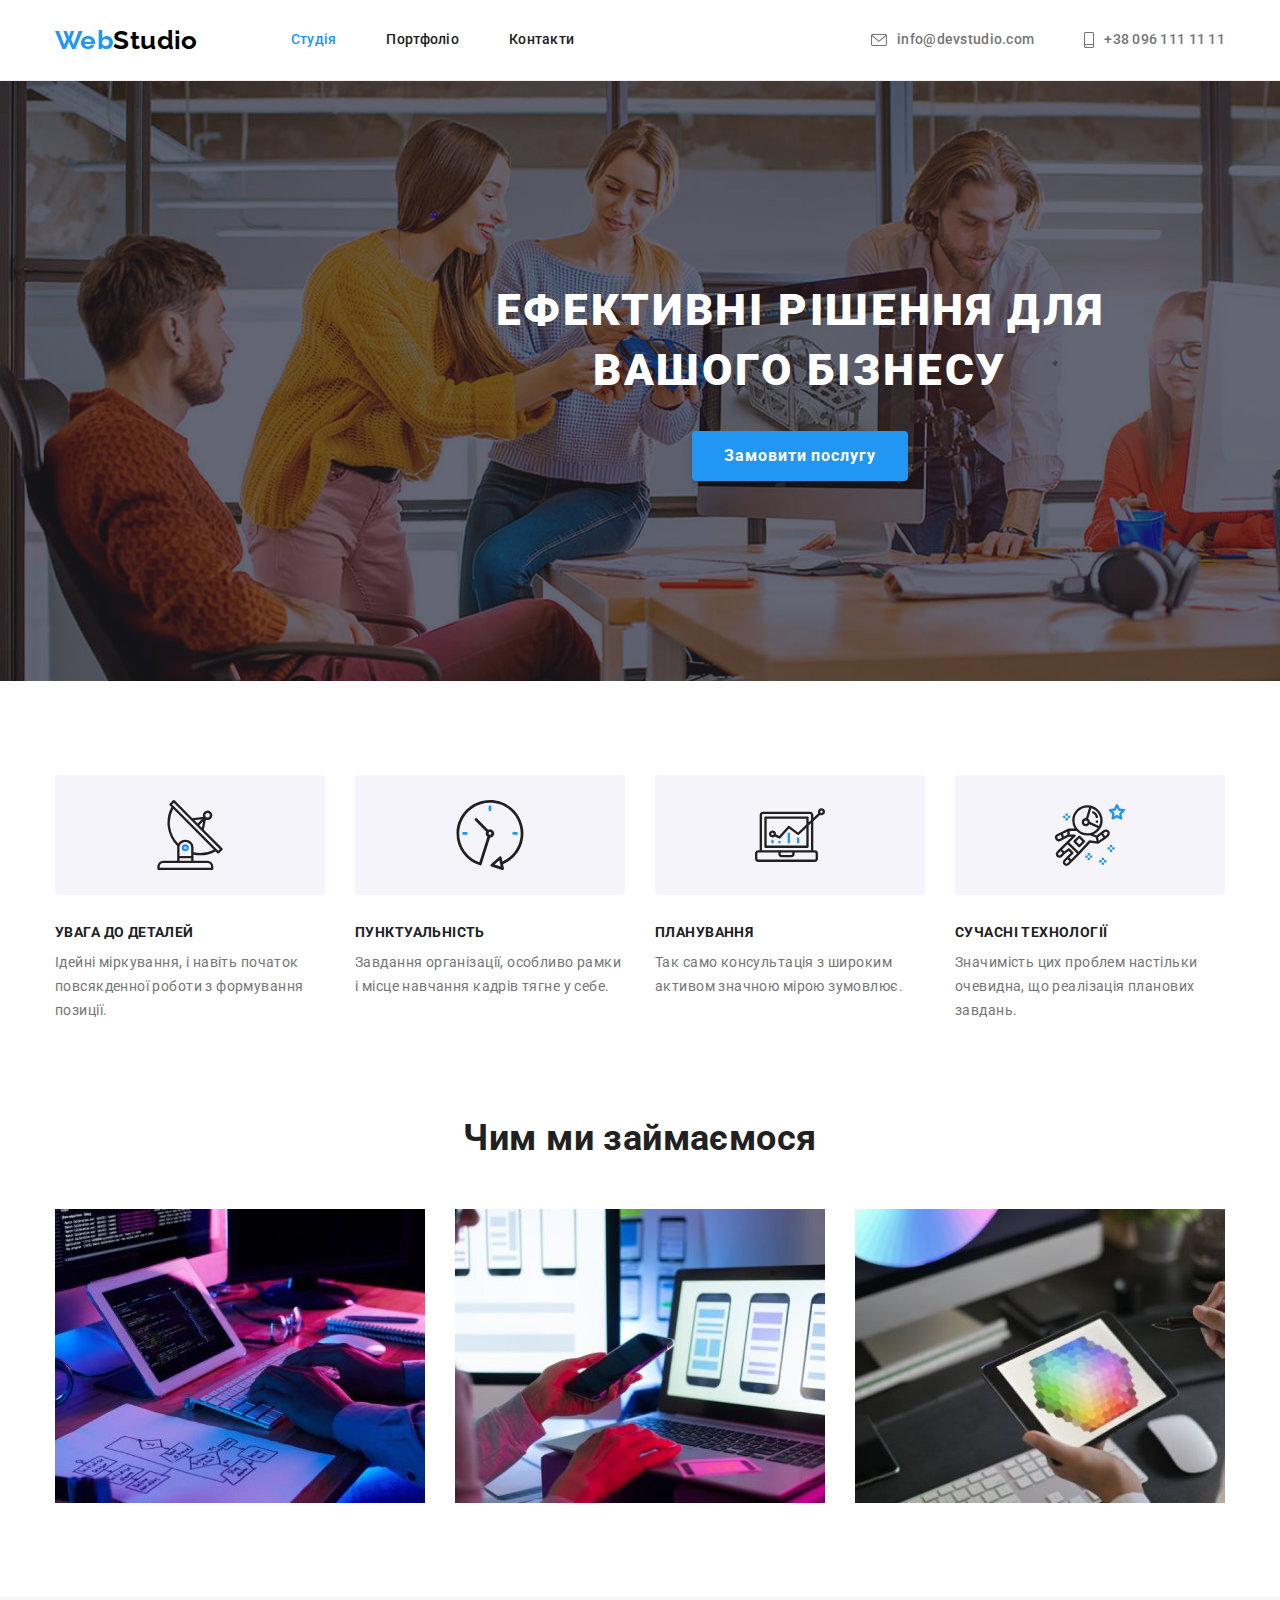
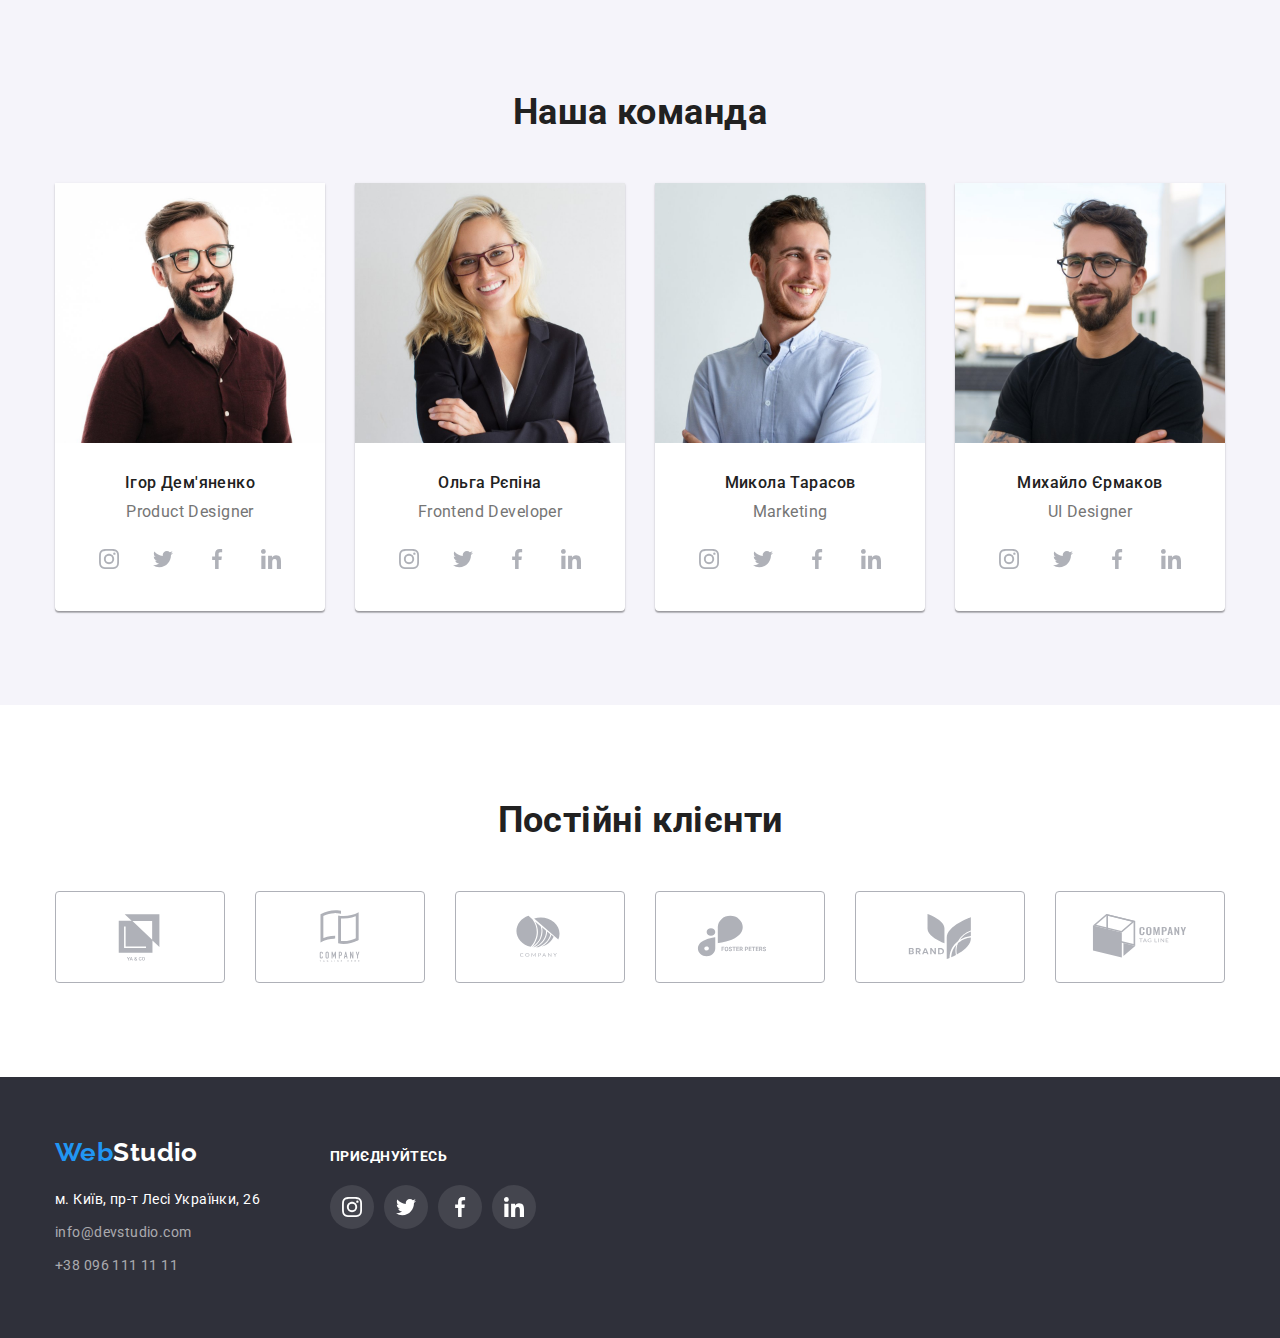
<file: index.html>
<!DOCTYPE html>
<html lang="uk">
  <head>
    <meta charset="UTF-8" />
    <meta http-equiv="X-UA-Compatible" content="IE=edge" />
    <meta name="viewport" content="width=device-width, initial-scale=1.0" />
    <title>WebStudio</title>
    <!-- fonts -->
    <link
      href="https://fonts.googleapis.com/css2?family=Raleway:wght@700&family=Roboto:wght@400;500;700;900&display=swap"
      rel="stylesheet"
    />

    <!-- normalize -->
    <link
      rel="stylesheet"
      href="https://cdnjs.cloudflare.com/ajax/libs/modern-normalize/1.1.0/modern-normalize.min.css"
    />

    <!-- css -->
    <link rel="stylesheet" href="./css/styles.css" />
  </head>

  <!-- body -->
  <body>
    <header class="header">
      <div class="container">
        <!-- navigation -->
        <nav class="header-nav">
          <!-- logo -->
          <a class="logo" href="./index.html"
            ><span class="logo-web">Web</span>Studio
          </a>
          <ul class="site-nav">
            <li class="nav-item"><a class="link active" href="">Студія</a></li>
            <li class="nav-item">
              <a class="link" href="./portfolio.html">Портфоліо</a>
            </li>
            <li class="nav-item"><a class="link" href="">Контакти</a></li>
          </ul>
        </nav>

        <ul class="header-list">
          <li class="header-icons">
            <a class="header-item link" href="mailto:info@devstudio.com"
              ><svg class="icon" width="16" height="12">
                <use href="./images/icons/icons.svg#mail"></use>
              </svg>
              info@devstudio.com</a
            >
          </li>
          <li class="header-icons">
            <a class="header-item link" href="tel:+380961111111">
              <svg class="icon" width="10" height="16">
                <use href="./images/icons/icons.svg#smartphone"></use>
              </svg>
              +38 096 111 11 11</a
            >
          </li>
        </ul>
      </div>
    </header>

    <main>
      <!-- hero -->
      <section class="hero section">
        <div class="container">
          <h1 class="hero-title">Ефективні рішення для вашого бізнесу</h1>
          <button class="hero-button" type="button">Замовити послугу</button>
        </div>
      </section>
      <!-- about -->
      <section class="about-section section">
        <div class="container">
          <h2 class="visually-hidden">Особливості</h2>
          <ul class="about-list">
            <li class="about-item">
              <div class="about-icons">
                <svg class="about-icon" width="70" height="70">
                  <use href="./images/icons/icons.svg#antenna"></use>
                </svg>
              </div>
              <h3 class="about-title">УВАГА ДО ДЕТАЛЕЙ</h3>
              <p class="about-text">
                Ідейні міркування, і навіть початок повсякденної роботи з
                формування позиції.
              </p>
            </li>
            <li class="about-item">
              <div class="about-icons">
                <svg class="about-icon" width="70" height="70">
                  <use href="./images/icons/icons.svg#clock"></use>
                </svg>
              </div>
              <h3 class="about-title">ПУНКТУАЛЬНІСТЬ</h3>
              <p class="about-text">
                Завдання організації, особливо рамки і місце навчання кадрів
                тягне у себе.
              </p>
            </li>
            <li class="about-item">
              <div class="about-icons">
                <svg class="about-icon" width="70" height="70">
                  <use href="./images/icons/icons.svg#diagram"></use>
                </svg>
              </div>
              <h3 class="about-title">ПЛАНУВАННЯ</h3>
              <p class="about-text">
                Так само консультація з широким активом значною мірою зумовлює.
              </p>
            </li>
            <li class="about-item">
              <div class="about-icons">
                <svg class="about-icon" width="70" height="70">
                  <use href="./images/icons/icons.svg#astronaut"></use>
                </svg>
              </div>
              <h3 class="about-title">СУЧАСНІ ТЕХНОЛОГІЇ</h3>
              <p class="about-text">
                Значимість цих проблем настільки очевидна, що реалізація
                планових завдань.
              </p>
            </li>
          </ul>
        </div>
      </section>

      <!-- Gallery -->
      <section class="gallery section">
        <div class="container">
          <h2 class="section-title">Чим ми займаємося</h2>
          <ul class="features-list">
            <li>
              <a href="">
                <img
                  src="./images/main/1.jpg"
                  width="370"
                  height="294"
                  alt="клавіатура та планшет"
                />
              </a>
            </li>
            <li>
              <a href="">
                <img
                  src="./images/main/2.jpg"
                  width="370"
                  height="294"
                  alt="телефон та ноутбук"
                />
              </a>
            </li>
            <li>
              <a href="">
                <img
                  src="./images/main/3.jpg"
                  width="370"
                  height="294"
                  alt="планшет та стілус"
                />
              </a>
            </li>
          </ul>
        </div>
      </section>

      <!-- team -->
      <section class="group section">
        <div class="container">
          <h2 class="section-title">Наша команда</h2>
          <ul class="group-list">
            <li class="group-item">
              <img
                class="group-item-img"
                src="./images/team/team-1.jpg"
                width="270"
                height="260"
                alt="наш продакт дизайнер"
              />
              <div class="card">
                <h3 class="group-title">Ігор Дем'яненко</h3>
                <p class="group-text" lang="en">Product Designer</p>
                <ul class="socials-list">
                  <li class="socials-item">
                    <a
                      class="socials-link"
                      href="https://instagram.com"
                      target="_blank"
                      rel="noopener norefferer"
                      aria-label="Instagram"
                    >
                      <svg class="socials-icon" width="20" height="20">
                        <use href="./images/icons/icons.svg#instagram"></use>
                      </svg>
                    </a>
                  </li>
                  <li class="socials-item">
                    <a
                      class="socials-link"
                      href="https://twitter.com"
                      target="_blank"
                      rel="noopener norefferer"
                      aria-label="Twitter"
                    >
                      <svg class="socials-icon" width="20" height="20">
                        <use href="./images/icons/icons.svg#twitter"></use>
                      </svg>
                    </a>
                  </li>
                  <li class="socials-item">
                    <a
                      class="socials-link"
                      href="https://facebook.com"
                      target="_blank"
                      rel="noopener norefferer"
                      aria-label="Facebook"
                    >
                      <svg class="socials-icon" width="20" height="20">
                        <use href="./images/icons/icons.svg#facebook"></use>
                      </svg>
                    </a>
                  </li>
                  <li class="socials-item">
                    <a
                      class="socials-link"
                      href="https://linkedin.com"
                      target="_blank"
                      rel="noopener norefferer"
                      aria-label="LinkedIn"
                    >
                      <svg class="socials-icon" width="20" height="20">
                        <use href="./images/icons/icons.svg#linkedin"></use>
                      </svg>
                    </a>
                  </li>
                </ul>
              </div>
            </li>
            <li class="group-item">
              <img
                class="group-item-img"
                src="./images/team/team-2.jpg"
                width="270"
                height="260"
                alt="наш фронтенд розробник "
              />
              <div class="card">
                <h3 class="group-title">Ольга Рєпіна</h3>
                <p class="group-text" lang="en">Frontend Developer</p>
                <ul class="socials-list">
                  <li class="socials-item">
                    <a
                      class="socials-link"
                      href="https://instagram.com"
                      target="_blank"
                      rel="noopener norefferer"
                      aria-label="Instagram"
                    >
                      <svg class="socials-icon" width="20" height="20">
                        <use href="./images/icons/icons.svg#instagram"></use>
                      </svg>
                    </a>
                  </li>
                  <li class="socials-item">
                    <a
                      class="socials-link"
                      href="https://twitter.com"
                      target="_blank"
                      rel="noopener norefferer"
                      aria-label="Twitter"
                    >
                      <svg class="socials-icon" width="20" height="20">
                        <use href="./images/icons/icons.svg#twitter"></use>
                      </svg>
                    </a>
                  </li>
                  <li class="socials-item">
                    <a
                      class="socials-link"
                      href="https://facebook.com"
                      target="_blank"
                      rel="noopener norefferer"
                      aria-label="Facebook"
                    >
                      <svg class="socials-icon" width="20" height="20">
                        <use href="./images/icons/icons.svg#facebook"></use>
                      </svg>
                    </a>
                  </li>
                  <li class="socials-item">
                    <a
                      class="socials-link"
                      href="https://linkedin.com"
                      target="_blank"
                      rel="noopener norefferer"
                      aria-label="LinkedIn"
                    >
                      <svg class="socials-icon" width="20" height="20">
                        <use href="./images/icons/icons.svg#linkedin"></use>
                      </svg>
                    </a>
                  </li>
                </ul>
              </div>
            </li>
            <li class="group-item">
              <img
                class="group-item-img"
                src="./images/team/team-3.jpg"
                width="270"
                height="260"
                alt="наш маркетолог"
              />
              <div class="card">
                <h3 class="group-title">Микола Тарасов</h3>
                <p class="group-text" lang="en">Marketing</p>
                <ul class="socials-list">
                  <li class="socials-item">
                    <a
                      class="socials-link"
                      href="https://instagram.com"
                      target="_blank"
                      rel="noopener norefferer"
                      aria-label="Instagram"
                    >
                      <svg class="socials-icon" width="20" height="20">
                        <use href="./images/icons/icons.svg#instagram"></use>
                      </svg>
                    </a>
                  </li>
                  <li class="socials-item">
                    <a
                      class="socials-link"
                      href="https://twitter.com"
                      target="_blank"
                      rel="noopener norefferer"
                      aria-label="Twitter"
                    >
                      <svg class="socials-icon" width="20" height="20">
                        <use href="./images/icons/icons.svg#twitter"></use>
                      </svg>
                    </a>
                  </li>
                  <li class="socials-item">
                    <a
                      class="socials-link"
                      href="https://facebook.com"
                      target="_blank"
                      rel="noopener norefferer"
                      aria-label="Facebook"
                    >
                      <svg class="socials-icon" width="20" height="20">
                        <use href="./images/icons/icons.svg#facebook"></use>
                      </svg>
                    </a>
                  </li>
                  <li class="socials-item">
                    <a
                      class="socials-link"
                      href="https://linkedin.com"
                      target="_blank"
                      rel="noopener norefferer"
                      aria-label="LinkedIn"
                    >
                      <svg class="socials-icon" width="20" height="20">
                        <use href="./images/icons/icons.svg#linkedin"></use>
                      </svg>
                    </a>
                  </li>
                </ul>
              </div>
            </li>
            <li class="group-item">
              <img
                class="group-item-img"
                src="./images/team/team-4.jpg"
                width="270"
                height="260"
                alt="наш дизайнер"
              />
              <div class="card">
                <h3 class="group-title">Михайло Єрмаков</h3>
                <p class="group-text" lang="en">UI Designer</p>
                <ul class="socials-list">
                  <li class="socials-item">
                    <a
                      class="socials-link"
                      href="https://instagram.com"
                      target="_blank"
                      rel="noopener norefferer"
                      aria-label="Instagram"
                    >
                      <svg class="socials-icon" width="20" height="20">
                        <use href="./images/icons/icons.svg#instagram"></use>
                      </svg>
                    </a>
                  </li>
                  <li class="socials-item">
                    <a
                      class="socials-link"
                      href="https://twitter.com"
                      target="_blank"
                      rel="noopener norefferer"
                      aria-label="Twitter"
                    >
                      <svg class="socials-icon" width="20" height="20">
                        <use href="./images/icons/icons.svg#twitter"></use>
                      </svg>
                    </a>
                  </li>
                  <li class="socials-item">
                    <a
                      class="socials-link"
                      href="https://facebook.com"
                      target="_blank"
                      rel="noopener norefferer"
                      aria-label="Facebook"
                    >
                      <svg class="socials-icon" width="20" height="20">
                        <use href="./images/icons/icons.svg#facebook"></use>
                      </svg>
                    </a>
                  </li>
                  <li class="socials-item">
                    <a
                      class="socials-link"
                      href="https://linkedin.com"
                      target="_blank"
                      rel="noopener norefferer"
                      aria-label="LinkedIn"
                    >
                      <svg class="socials-icon" width="20" height="20">
                        <use href="./images/icons/icons.svg#linkedin"></use>
                      </svg>
                    </a>
                  </li>
                </ul>
              </div>
            </li>
          </ul>
        </div>
      </section>
    </main>

    <!-- clients -->
    <section class="clients section">
      <div class="container">
        <h2 class="section-title clients">Постійні клієнти</h2>
        <ul class="clients-list">
          <li class="clients-item">
            <a
              class="clients-link"
              href="#"
              target="_blank"
              rel="noopener norefferer"
            >
              <svg class="clients-icon" width="106" height="60">
                <use href="./images/icons/icons.svg#logo1"></use>
              </svg>
            </a>
          </li>
          <li class="clients-item">
            <a
              class="clients-link"
              href="#"
              target="_blank"
              rel="noopener norefferer"
            >
              <svg class="clients-icon" width="106" height="60">
                <use href="./images/icons/icons.svg#logo2"></use>
              </svg>
            </a>
          </li>
          <li class="clients-item">
            <a
              class="clients-link"
              href="#"
              target="_blank"
              rel="noopener norefferer"
            >
              <svg class="clients-icon" width="106" height="60">
                <use href="./images/icons/icons.svg#logo3"></use>
              </svg>
            </a>
          </li>
          <li class="clients-item">
            <a
              class="clients-link"
              href="#"
              target="_blank"
              rel="noopener norefferer"
            >
              <svg class="clients-icon" width="106" height="60">
                <use href="./images/icons/icons.svg#logo4"></use>
              </svg>
            </a>
          </li>
          <li class="clients-item">
            <a
              class="clients-link"
              href="#"
              target="_blank"
              rel="noopener norefferer"
            >
              <svg class="clients-icon" width="106" height="60">
                <use href="./images/icons/icons.svg#logo5"></use>
              </svg>
            </a>
          </li>
          <li class="clients-item">
            <a
              class="clients-link"
              href="#"
              target="_blank"
              rel="noopener norefferer"
            >
              <svg class="clients-icon" width="106" height="60">
                <use href="./images/icons/icons.svg#logo6"></use>
              </svg>
            </a>
          </li>
        </ul>
      </div>
    </section>
    <!-- footer -->
    <footer class="footer">
      <div class="container footer-main">
        <div class="footer-contacts">
          <a class="logo-footer" href="./index.html"
            ><span class="logo-web">Web</span>Studio</a
          >
          <address class="address">м. Київ, пр-т Лесі Українки, 26</address>
          <ul>
            <li class="adress-item">
              <a href="mailto:info@devstudio.com" class="contacts"
                >info@devstudio.com</a
              >
            </li>
            <li class="adress-item">
              <a href="tel:+380961111111" class="contacts">+38 096 111 11 11</a>
            </li>
          </ul>
        </div>
        <div class="footer-group">
          <h3 class="footer-title">приєднуйтесь</h3>
          <ul class="footer-list">
            <li class="footer-item">
              <a
                class="footer-link"
                href="https://instagram.com"
                target="_blank"
                rel="noopener norefferer"
                aria-label="Instagram"
              >
                <svg class="footer-icon" width="20" height="20">
                  <use href="./images/icons/icons.svg#instagram"></use>
                </svg>
              </a>
            </li>
            <li class="footer-item">
              <a
                class="footer-link"
                href="https://twitter.com"
                target="_blank"
                rel="noopener norefferer"
                aria-label="Twitter"
              >
                <svg class="footer-icon" width="20" height="20">
                  <use href="./images/icons/icons.svg#twitter"></use>
                </svg>
              </a>
            </li>
            <li class="footer-item">
              <a
                class="footer-link"
                href="https://facebook.com"
                target="_blank"
                rel="noopener norefferer"
                aria-label="Facebook"
              >
                <svg class="footer-icon" width="20" height="20">
                  <use href="./images/icons/icons.svg#facebook"></use>
                </svg>
              </a>
            </li>
            <li class="footer-item">
              <a
                class="footer-link"
                href="https://linkedin.com"
                target="_blank"
                rel="noopener norefferer"
                aria-label="LinkedIn"
              >
                <svg class="footer-icon" width="20" height="20">
                  <use href="./images/icons/icons.svg#linkedin"></use>
                </svg>
              </a>
            </li>
          </ul>
        </div>
      </div>
    </footer>
  </body>
</html>
</file>
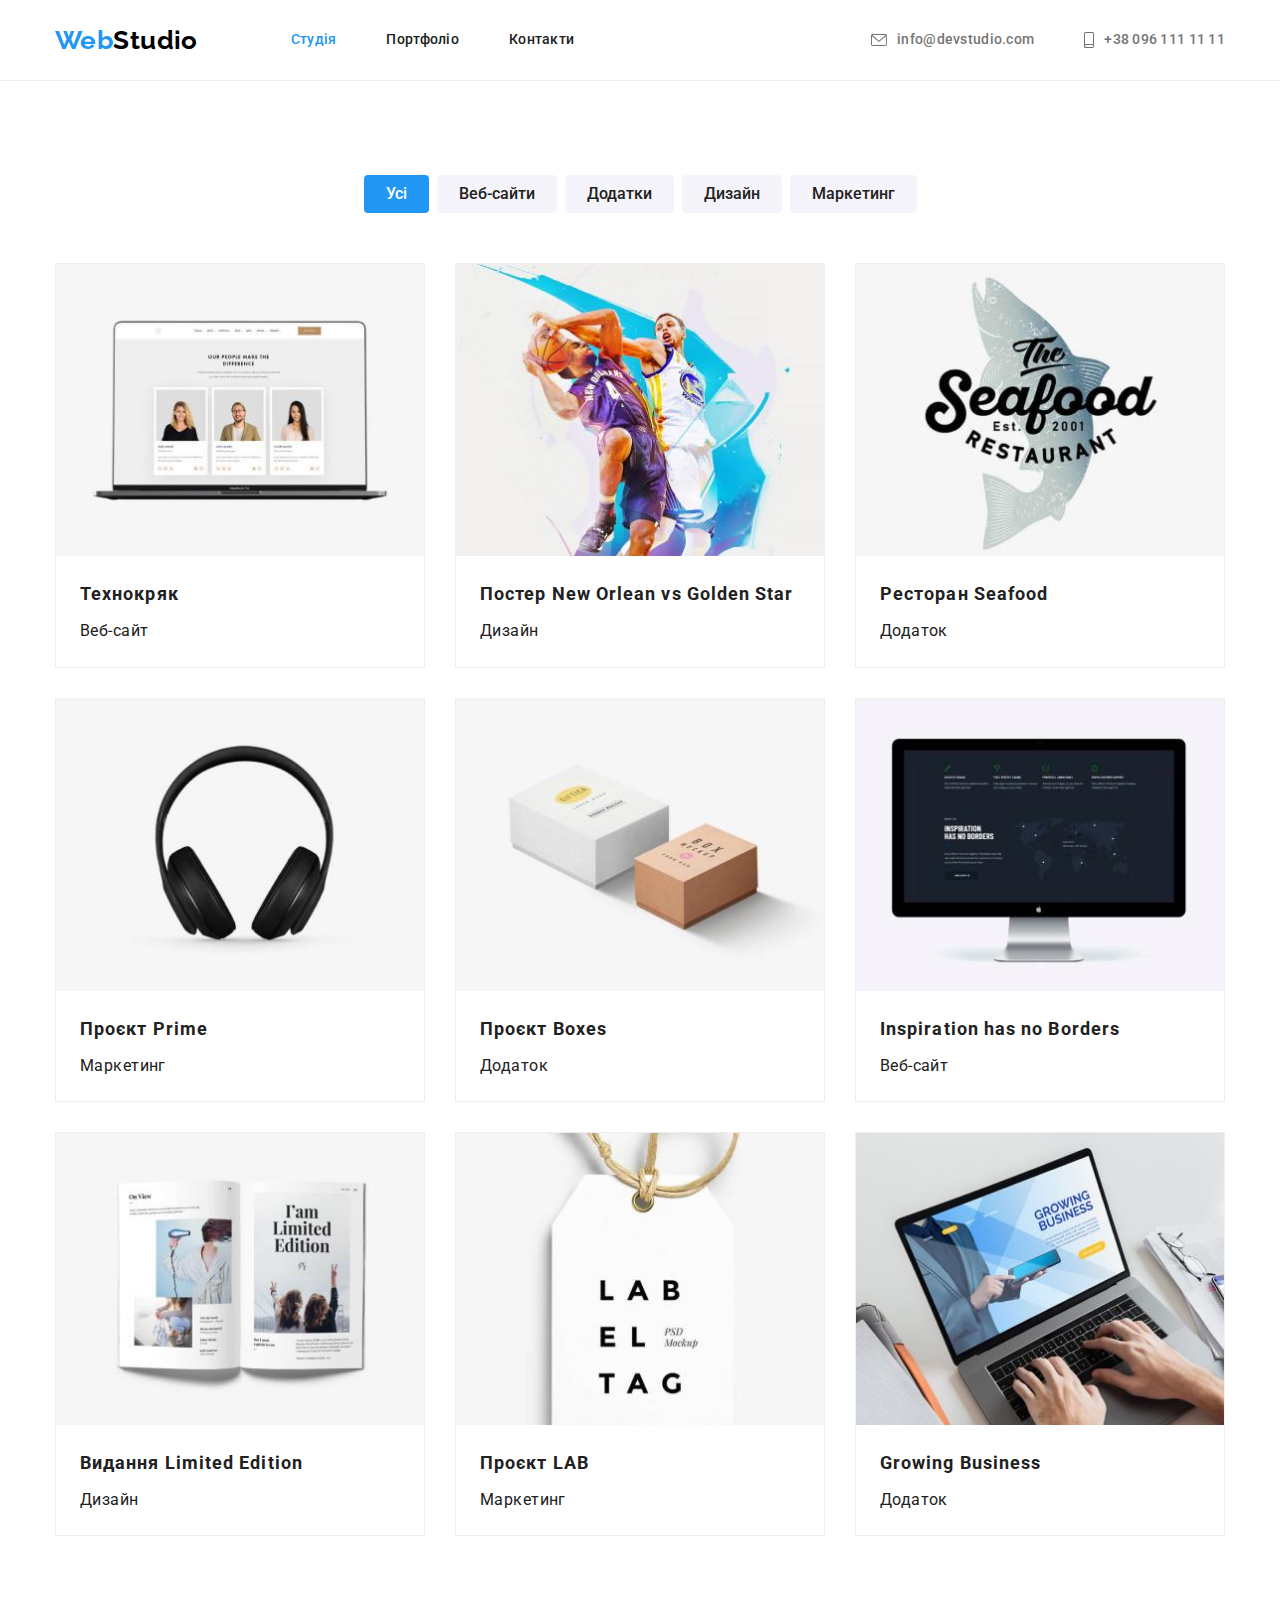
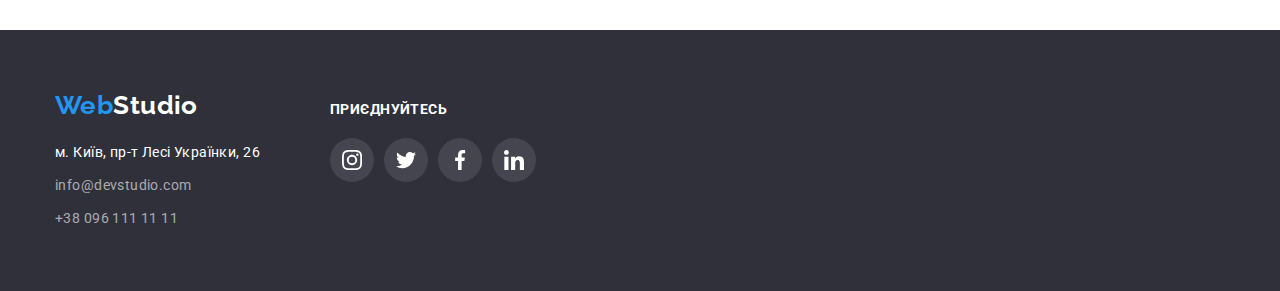
<file: portfolio.html>
<!DOCTYPE html>
<html lang="uk">
  <head>
    <meta charset="UTF-8" />
    <meta http-equiv="X-UA-Compatible" content="IE=edge" />
    <meta name="viewport" content="width=device-width, initial-scale=1.0" />
    <title>WebStudio</title>
    <!-- fonts -->
    <link
      href="https://fonts.googleapis.com/css2?family=Raleway:wght@700;900&family=Roboto:wght@400;500;700&display=swap"
      rel="stylesheet"
    />
    <!-- normalize -->
    <link
      rel="stylesheet"
      href="https://cdnjs.cloudflare.com/ajax/libs/modern-normalize/1.1.0/modern-normalize.min.css"
    />
    <!-- css -->
    <link rel="stylesheet" href="./css/styles.css" />
  </head>
  <body>
    <header class="header">
      <div class="container">
        <!-- navigation -->
        <nav class="header-nav">
          <!-- logo -->
          <a class="logo" href="./index.html"
            ><span class="logo-web">Web</span>Studio
          </a>
          <ul class="site-nav">
            <li class="nav-item"><a class="link active" href="">Студія</a></li>
            <li class="nav-item">
              <a class="link" href="./portfolio.html">Портфоліо</a>
            </li>
            <li class="nav-item"><a class="link" href="">Контакти</a></li>
          </ul>
        </nav>

        <ul class="header-list">
          <li class="header-icons">
            <a class="header-item link" href="mailto:info@devstudio.com"
              ><svg class="icon" width="16" height="12">
                <use href="./images/icons/icons.svg#mail"></use>
              </svg>
              info@devstudio.com</a
            >
          </li>
          <li class="header-icons">
            <a class="header-item link" href="tel:+380961111111">
              <svg class="icon" width="10" height="16">
                <use href="./images/icons/icons.svg#smartphone"></use>
              </svg>
              +38 096 111 11 11</a
            >
          </li>
        </ul>
      </div>
    </header>
    <main>
      <section class="portfolio section">
        <div class="container">
          <h1 class="visually-hidden">Наші роботи</h1>
          <ul class="filter">
            <li>
              <button class="filter-btn active" type="button">Усі</button>
            </li>
            <li>
              <button class="filter-btn" type="button">Веб-сайти</button>
            </li>
            <li>
              <button class="filter-btn" type="button">Додатки</button>
            </li>
            <li>
              <button class="filter-btn" type="button">Дизайн</button>
            </li>
            <li>
              <button class="filter-btn" type="button">Маркетинг</button>
            </li>
          </ul>

          <ul class="filter-list">
            <li class="filter-item">
              <a class="filter-link" href="#">
                <img
                  src="./images/portfolio/port-1.jpg"
                  width="370"
                  height="294"
                  alt="компютер"
                />
                <div class="filter-desc">
                  <h2 class="filter-title">Технокряк</h2>
                  <p class="filter-text">Веб-сайт</p>
                </div>
              </a>
            </li>
            <li class="filter-item">
              <a class="filter-link" href="#"
                ><img
                  src="./images/portfolio/port-2.jpg"
                  width="370"
                  height="294"
                  alt="баскетбол"
                />
                <div class="filter-desc">
                  <h2 class="filter-title">Постер New Orlean vs Golden Star</h2>
                  <p class="filter-text">Дизайн</p>
                </div></a
              >
            </li>
            <li class="filter-item">
              <a class="filter-link" href="#">
                <img
                  src="./images/portfolio/port-3.jpg"
                  width="370"
                  height="294"
                  alt="лого ресторану"
                />
                <div class="filter-desc">
                  <h2 class="filter-title">Ресторан Seafood</h2>
                  <p class="filter-text">Додаток</p>
                </div>
              </a>
            </li>
            <li class="filter-item">
              <a class="filter-link" href="#"
                ><img
                  src="./images/portfolio/port-4.jpg"
                  width="370"
                  height="294"
                  alt="навушники"
                />
                <div class="filter-desc">
                  <h2 class="filter-title">Проєкт Prime</h2>
                  <p class="filter-text">Маркетинг</p>
                </div></a
              >
            </li>
            <li class="filter-item">
              <a class="filter-link" href="#"
                ><img
                  src="./images/portfolio/port-5.jpg"
                  width="370"
                  height="294"
                  alt="дві коробки"
                />
                <div class="filter-desc">
                  <h2 class="filter-title">Проєкт Boxes</h2>
                  <p class="filter-text">Додаток</p>
                </div></a
              >
            </li>
            <li class="filter-item">
              <a class="filter-link" href="#">
                <img
                  src="./images/portfolio/port-6.jpg"
                  width="370"
                  height="294"
                  alt="монітор"
                />
                <div class="filter-desc">
                  <h2 class="filter-title">Inspiration has no Borders</h2>
                  <p class="filter-text">Веб-сайт</p>
                </div></a
              >
            </li>
            <li class="filter-item">
              <a class="filter-link" href="#">
                <img
                  src="./images/portfolio/port-7.jpg"
                  width="370"
                  height="294"
                  alt="розгорнута книга"
                />
                <div class="filter-desc">
                  <h2 class="filter-title">Видання Limited Edition</h2>
                  <p class="filter-text">Дизайн</p>
                </div></a
              >
            </li>
            <li class="filter-item">
              <a class="filter-link" href="#"
                ><img
                  src="./images/portfolio/port-8.jpg"
                  width="370"
                  height="294"
                  alt="бірка"
                />
                <div class="filter-desc">
                  <h2 class="filter-title">Проєкт LAB</h2>
                  <p class="filter-text">Маркетинг</p>
                </div></a
              >
            </li>
            <li class="filter-item">
              <a class="filter-link" href="#"
                ><img
                  src="./images/portfolio/port-9.jpg"
                  width="370"
                  height="294"
                  alt="ноутбук"
                />
                <div class="filter-desc">
                  <h2 class="filter-title">Growing Business</h2>
                  <p class="filter-text">Додаток</p>
                </div></a
              >
            </li>
          </ul>
        </div>
      </section>
    </main>

    <!-- footer -->
    <footer class="footer">
      <div class="container footer-main">
        <div class="footer-contacts">
          <a class="logo-footer" href="./index.html"
            ><span class="logo-web">Web</span>Studio</a
          >
          <address class="address">м. Київ, пр-т Лесі Українки, 26</address>
          <ul>
            <li class="adress-item">
              <a href="mailto:info@devstudio.com" class="contacts"
                >info@devstudio.com</a
              >
            </li>
            <li class="adress-item">
              <a href="tel:+380961111111" class="contacts">+38 096 111 11 11</a>
            </li>
          </ul>
        </div>
        <div class="footer-group">
          <h3 class="footer-title">приєднуйтесь</h3>
          <ul class="footer-list">
            <li class="footer-item">
              <a
                class="footer-link"
                href="https://instagram.com"
                target="_blank"
                rel="noopener norefferer"
                aria-label="Instagram"
              >
                <svg class="footer-icon" width="20" height="20">
                  <use href="./images/icons/icons.svg#instagram"></use>
                </svg>
              </a>
            </li>
            <li class="footer-item">
              <a
                class="footer-link"
                href="https://twitter.com"
                target="_blank"
                rel="noopener norefferer"
                aria-label="Twitter"
              >
                <svg class="footer-icon" width="20" height="20">
                  <use href="./images/icons/icons.svg#twitter"></use>
                </svg>
              </a>
            </li>
            <li class="footer-item">
              <a
                class="footer-link"
                href="https://facebook.com"
                target="_blank"
                rel="noopener norefferer"
                aria-label="Facebook"
              >
                <svg class="footer-icon" width="20" height="20">
                  <use href="./images/icons/icons.svg#facebook"></use>
                </svg>
              </a>
            </li>
            <li class="footer-item">
              <a
                class="footer-link"
                href="https://linkedin.com"
                target="_blank"
                rel="noopener norefferer"
                aria-label="LinkedIn"
              >
                <svg class="footer-icon" width="20" height="20">
                  <use href="./images/icons/icons.svg#linkedin"></use>
                </svg>
              </a>
            </li>
          </ul>
        </div>
      </div>
    </footer>
  </body>
</html>
</file>
<file: css/styles.css>
:root {
  /* text colors */
  --main-color: #212121;
  --text-color: #757575;
  --main-white: #ffffff;
  --accent-color: #2196f3;
  --icon-color: #afb1b8;

  /* background colors */

  --footer-color: rgba(255, 255, 255, 0.6);
  --background-main: #2f303a;
  --background-section: #f5f4fa;
}

body {
  color: var(--main-color);
  background-color: var(--main-white);
  font-family: Roboto, sans-serif;
  font-size: 14px;
  letter-spacing: 0.03em;
}
/* reset */
html {
  box-sizing: border-box;
}

h1,
h2,
h3,
p {
  margin: 0;
}

ul {
  list-style: none;
  padding-left: 0;
  margin: 0;
}

img {
  display: block;
  max-width: 100%;
  height: auto;
}
/* utils */
.container {
  width: 1200px;
  margin: 0 auto;
  padding: 0 15px;
  /* outline: 2px solid orange;
  outline-offset: -2px; */
}
.section {
  padding-top: 94px;
  padding-bottom: 94px;
}

/* header */
.header {
  border-bottom: 1px solid #eeeeee;
}

.header .container {
  display: flex;
  align-items: center;
}
.logo {
  margin-right: 93px;
  display: flex;
  align-items: center;
  justify-content: center;
  color: #000000;
  font-family: 'Raleway';
  font-weight: 700;
  font-size: 26px;
  line-height: 1.19;
  text-decoration: none;
}

.logo-web {
  color: var(--accent-color);
}

.header-nav {
  display: flex;
  align-items: center;
}

.site-nav {
  display: flex;
  align-items: center;
  justify-content: center;
  gap: 50px;
}

.link {
  display: block;
  padding: 32px 0;
  color: inherit;
  font-weight: 500;
  line-height: 1.14;
  letter-spacing: 0.02em;
  text-decoration: none;
}

.link:hover,
.link:focus {
  color: var(--accent-color);
}

.link.active {
  color: var(--accent-color);
}

.header-list {
  margin-left: auto;
  display: flex;
  align-items: center;
  justify-content: center;
  gap: 50px;
}
.header-item {
  color: var(--text-color);
  font-weight: 500;
  line-height: 1.14;
  letter-spacing: 0.02em;
  text-decoration: none;
  display: flex;
  align-items: center;
  gap: 10px;
}

.header-item:hover,
.header-item:focus {
  color: var(--accent-color);
}

.header-icons:hover {
  fill: var(--accent-color);
}
.icon {
  fill: currentColor;
}

/* hero */
.hero {
  display: flex;
  margin: 0 auto;
  width: 1600px;
  background-color: var(--background-main);
  background-image: linear-gradient(to right, rgb(47, 48, 58, 0.4), rgba(47, 48, 58, 0.4)),
    url(../images/hero/hero.jpg);
  background-repeat: no-repeat;
  background-position: center;
  background-size: cover;
  color: var(--main-white);
  padding-top: 200px;
  padding-bottom: 200px;
  text-align: center;
}

.hero-title {
  font-weight: 900;
  font-size: 44px;
  line-height: 1.36;
  letter-spacing: 0.06em;
  text-transform: uppercase;
  margin: 0 auto;
  margin-bottom: 30px;
  width: 696px;
}

.hero-button {
  background-color: var(--accent-color);
  color: var(--main-white);
  box-shadow: 0px 4px 4px rgba(0, 0, 0, 0.15);
  font-weight: 700;
  font-size: 16px;
  line-height: 1.88;
  letter-spacing: 0.06em;
  cursor: pointer;
  padding: 10px 32px;
  border-radius: 4px;
  border: none;
}
/* about */
.visually-hidden {
  position: absolute;
  width: 1px;
  height: 1px;
  margin: -1px;
  border: 0;
  padding: 0;
  white-space: nowrap;
  clip-path: inset(100%);
  clip: rect(0 0 0 0);
  overflow: hidden;
}
.about-section {
  padding-bottom: 0;
}

.about-list {
  display: flex;
  gap: 30px;
}
.about-item {
  width: calc((100% - 90px) / 4);
}
.about-icons {
  display: flex;
  align-items: center;
  justify-content: center;
  margin-bottom: 30px;
  min-height: 120px;
  border-radius: 4px;
  background-color: var(--background-section);
}

.about-title {
  margin-bottom: 10px;
  font-size: 14px;
  line-height: 1.14;
  text-transform: uppercase;
}

.about-text {
  color: var(--text-color);
  line-height: 1.71;
}

/* gallery */

.section-title {
  font-weight: 700;
  font-size: 36px;
  line-height: 1.17;
  text-align: center;
  margin-bottom: 50px;
}
.features-list {
  display: flex;
  gap: 30px;
}
/* team */
.group.section {
  background-color: #f5f4fa;
}

.group-title {
  margin-bottom: 10px;
  font-weight: 500;
  font-size: 16px;
  line-height: 1.19;
  text-align: center;
}

.group-list {
  display: flex;
  gap: 30px;
}

.group-item {
  background-color: var(--main-white);
  box-shadow: 0px 1px 3px rgba(0, 0, 0, 0.12), 0px 1px 1px rgba(0, 0, 0, 0.14),
    0px 2px 1px rgba(0, 0, 0, 0.2);
  border-radius: 0px 0px 4px 4px;
}

.group-text {
  color: var(--text-color);
  font-size: 16px;
  line-height: 1.19;
  text-align: center;
  margin-bottom: 16px;
}
.card {
  padding-top: 30px;
  padding-bottom: 30px;
}
.socials-list {
  display: flex;
  gap: 10px;
  justify-content: center;
  align-items: center;
}
.socials-link {
  display: flex;
  align-items: center;
  justify-content: center;
  width: 44px;
  height: 44px;
  background-color: var(--main-white);
  color: var(--icon-color);
  border-radius: 50%;
}

.socials-icon {
  fill: currentColor;
}
.socials-link:hover,
.socials-link:focus {
  color: var(--main-white);
  background-color: var(--accent-color);
}

/* clients */
.clients-list {
  display: flex;
  gap: 30px;
  justify-content: center;
}

.clients-link {
  display: flex;
  justify-content: center;
  align-items: center;
  border: 1px solid #afb1b8;
  border-radius: 4px;
  width: 170px;
  height: 92px;
  fill: var(--icon-color);
}
.clients-link:hover,
.clients-link:focus {
  fill: var(--accent-color);
  border: 1px solid var(--accent-color);
}

/* footer */
.footer {
  padding: 60px 0;
  background-color: var(--background-main);
  color: var(--main-white);
}

.logo-footer {
  display: inline-block;
  margin-bottom: 20px;
  color: var(--main-white);
  font-family: 'Raleway';
  font-weight: 700;
  font-size: 26px;
  line-height: 1.19;
  text-decoration: none;
}

.address {
  margin-bottom: 9px;
  font-style: normal;
  font-size: 14px;
  line-height: 1.71;
}

.contacts {
  display: inline-block;
  color: var(--footer-color);
  line-height: 1.71;
  text-decoration: none;
}
.adress-item:not(:last-child) {
  margin-bottom: 9px;
}

.footer-title {
  font-weight: 700;
  font-size: 14px;
  line-height: 1.14;
  letter-spacing: 0.03em;
  text-transform: uppercase;
  color: var(--main-white);
  margin-bottom: 20px;
}
.footer-list {
  display: flex;
  justify-content: center;
  align-items: center;
  gap: 10px;
}
.footer-link {
  display: flex;
  justify-content: center;
  align-items: center;
  width: 44px;
  height: 44px;
  color: var(--main-color);
  background-color: rgba(255, 255, 255, 0.1);
  border-radius: 50%;
}
.footer-link:hover,
.footer-link:focus {
  background-color: var(--accent-color);
}
.footer-icon {
  fill: var(--main-white);
}
.footer-main {
  display: flex;
  align-items: baseline;
  gap: 70px;
}

/* portfolio */
.filter {
  display: flex;
  justify-content: center;
  gap: 8px;
  margin-bottom: 50px;
}

.filter-btn {
  border: none;
  padding: 6px 22px;
  font-family: inherit;
  background-color: var(--background-section);
  color: var(--main-color);
  font-weight: 500;
  font-size: 16px;
  line-height: 1.63;
  text-align: center;
  cursor: pointer;
  border-radius: 4px;
}

.filter-btn.active {
  background-color: var(--accent-color);
  color: var(--main-white);
}

.filter-btn:hover,
.filter-btn:focus {
  background-color: var(--accent-color);
  color: var(--main-white);
  box-shadow: 0px 3px 1px rgba(0, 0, 0, 0.1),
     0px 1px 2px rgba(0, 0, 0, 0.08),
      0px 2px 2px rgba(0, 0, 0, 0.12);
}
.filter-link {
  display: block;
  text-decoration: none;
  color: inherit;
}
.filter-link:hover,
.filter-link:focus {
  box-shadow: 0px 3px 1px rgba(0, 0, 0, 0.1), 0px 1px 2px rgba(0, 0, 0, 0.08),
    0px 2px 2px rgba(0, 0, 0, 0.12);
}
.filter-list {
  display: flex;
  flex-wrap: wrap;
  gap: 30px;
}
.filter-item {
  flex-basis: calc((100% - 60px) / 3);
  border: 1px solid #eeeeee;
}
.filter-title {
  margin-bottom: 4px;
  font-size: 18px;
  line-height: 2;
  letter-spacing: 0.06em;
}

.filter-text {
  font-size: 16px;
  line-height: 1.88;
}

.filter-desc {
  padding: 20px 24px;
}
</file>
